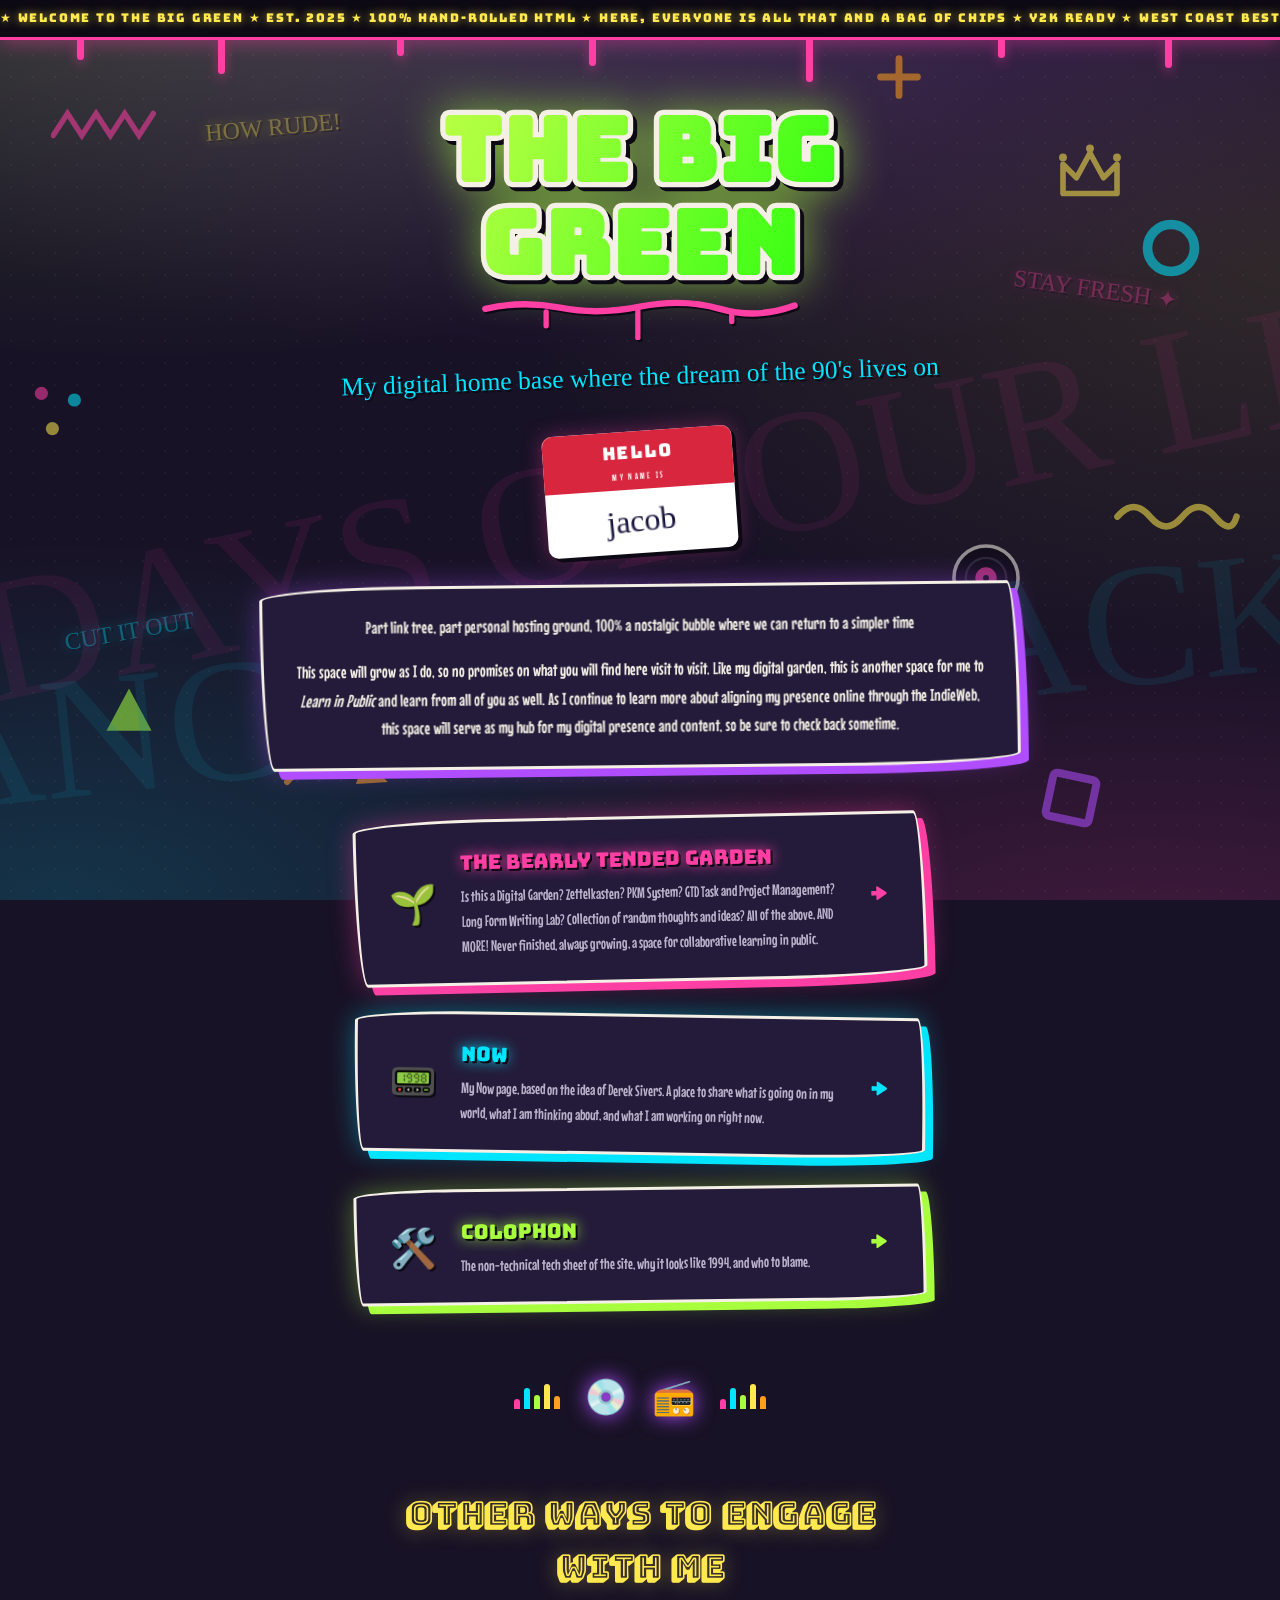
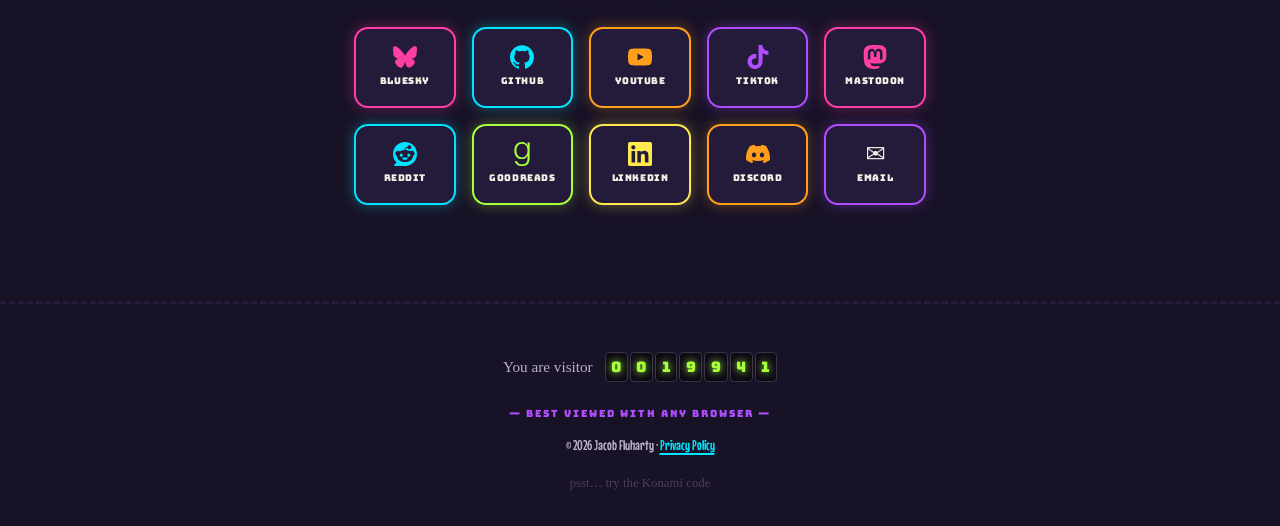
<file: index.html>
<!DOCTYPE html>
<html lang="en">

<head>
    <meta charset="UTF-8">
    <meta name="viewport" content="width=device-width, initial-scale=1.0">
    <!-- Google tag (gtag.js) -->
    <script async src="https://www.googletagmanager.com/gtag/js?id=G-B2JZDMJE9T"></script>
    <script>
        window.dataLayer = window.dataLayer || [];
        function gtag() { dataLayer.push(arguments); }
        gtag('js', new Date());
        gtag('config', 'G-B2JZDMJE9T');
    </script>
    <title>Jacob Fluharty</title>
    <meta name="description"
        content="Jacob Fluharty's corner of the web. Links, the digital garden, what's happening now, and assorted 90s nostalgia. No frameworks, no hurry.">
    <link rel="canonical" href="https://fluharty.link/">

    <!-- Open Graph -->
    <meta property="og:title" content="Jacob Fluharty">
    <meta property="og:description"
        content="Jacob's corner of the web. Links, the digital garden, and assorted 90s nostalgia.">
    <meta property="og:url" content="https://fluharty.link/">
    <meta property="og:type" content="website">
    <meta property="og:image" content="https://fluharty.link/social-preview.jpg">
    <meta property="og:image:width" content="1200">
    <meta property="og:image:height" content="630">
    <meta property="og:image:alt" content="Jacob Fluharty standing in front of a graffiti wall with a boombox">
    <meta name="twitter:card" content="summary_large_image">

    <link rel="icon" type="image/svg+xml" href="/favicon.svg">
    <link rel="preconnect" href="https://fonts.googleapis.com">
    <link rel="preconnect" href="https://fonts.gstatic.com" crossorigin>
    <link rel="stylesheet"
        href="https://fonts.googleapis.com/css2?family=Bungee&family=Bungee+Shade&family=Mouse+Memoirs&family=Permanent+Marker&display=swap">
    <link rel="stylesheet" href="/css/style.css">

    <script type="application/ld+json">
    {
        "@context": "https://schema.org",
        "@type": "Person",
        "name": "Jacob Fluharty",
        "url": "https://fluharty.link",
        "email": "jacob@fluharty.link",
        "sameAs": [
            "https://garden.fluharty.link",
            "https://www.instagram.com/bearlyinahurry",
            "https://bsky.app/profile/fluharty.link",
            "https://github.com/JMichaelFlu",
            "https://www.youtube.com/@bearlyontopic",
            "https://tiktok.com/@jmichaelflu",
            "https://mastodon.social/@JMFlu",
            "https://www.reddit.com/user/RazorCub/",
            "https://www.goodreads.com/user/show/35824283-jacob-fluharty",
            "https://www.linkedin.com/in/fluhartyjm"
        ]
    }
    </script>
</head>

<body class="h-card">
    <a class="skip-link" href="#main-content">Skip to content</a>

    <!-- scrolling ticker -->
    <div class="ticker" aria-hidden="true">
        <div class="ticker-track">
            <span>★ WELCOME TO THE BIG GREEN ★ EST. 2025 ★ 100% HAND-ROLLED HTML ★ HERE, EVERYONE IS ALL THAT AND A BAG OF CHIPS ★ Y2K READY ★ WEST COAST BEST COAST ★ NO SCRUBS ALLOWED ★ ACT-UP, FIGHT AIDS ★ THE CHILDREN ARE OUR FUTURE ★</span>
            <span>★ WELCOME TO THE BIG GREEN ★ EST. 2025 ★ 100% HAND-ROLLED HTML ★ HERE, EVERYONE IS ALL THAT AND A BAG OF CHIPS ★ Y2K READY ★ WEST COAST BEST COAST ★ NO SCRUBS ALLOWED ★ ACT-UP, FIGHT AIDS ★ THE CHILDREN ARE OUR FUTURE ★</span>
        </div>
    </div>
    <div class="drips" aria-hidden="true"><i></i><i></i><i></i><i></i><i></i><i></i><i></i></div>

    <!-- floating memphis shapes -->
    <div class="memphis" aria-hidden="true">
        <svg class="shape s1" viewBox="0 0 100 30" fill="none"><path d="M2 25 L15 5 L28 25 L41 5 L54 25 L67 5 L80 25 L93 5" stroke="var(--pink)" stroke-width="5" stroke-linecap="round"/></svg>
        <svg class="shape s2" viewBox="0 0 60 60"><circle cx="30" cy="30" r="22" fill="none" stroke="var(--cyan)" stroke-width="9"/></svg>
        <svg class="shape s3" viewBox="0 0 60 60"><polygon points="30,5 55,52 5,52" fill="var(--lime)"/></svg>
        <svg class="shape s4" viewBox="0 0 120 40" fill="none"><path d="M5 20 Q20 2 35 20 T65 20 T95 20 T115 20" stroke="var(--yellow)" stroke-width="6" stroke-linecap="round"/></svg>
        <svg class="shape s5" viewBox="0 0 60 60"><rect x="8" y="8" width="44" height="44" rx="4" fill="none" stroke="var(--purple)" stroke-width="8" transform="rotate(12 30 30)"/></svg>
        <svg class="shape s6" viewBox="0 0 60 60"><path d="M30 6 v48 M6 30 h48" stroke="var(--orange)" stroke-width="9" stroke-linecap="round"/></svg>
        <svg class="shape s7" viewBox="0 0 60 60"><circle cx="14" cy="14" r="6" fill="var(--pink)"/><circle cx="44" cy="20" r="6" fill="var(--cyan)"/><circle cx="24" cy="46" r="6" fill="var(--yellow)"/></svg>
        <svg class="shape s8" viewBox="0 0 100 30" fill="none"><path d="M2 25 L15 5 L28 25 L41 5 L54 25 L67 5 L80 25 L93 5" stroke="var(--cyan)" stroke-width="5" stroke-linecap="round"/></svg>
        <!-- graffiti gear: crown, wildstyle arrow, vinyl -->
        <svg class="shape s9" viewBox="0 0 64 52" fill="none"><path d="M8 44 L8 18 L20 30 L32 8 L44 30 L56 18 L56 44 Z" stroke="var(--yellow)" stroke-width="5" stroke-linejoin="round"/><circle cx="8" cy="12" r="3.5" fill="var(--yellow)"/><circle cx="32" cy="4" r="3.5" fill="var(--yellow)"/><circle cx="56" cy="12" r="3.5" fill="var(--yellow)"/></svg>
        <svg class="shape s10" viewBox="0 0 110 50" fill="none"><path d="M5 40 Q35 5 70 24 L88 33" stroke="var(--orange)" stroke-width="6" stroke-linecap="round"/><polygon points="82,18 106,40 74,42" fill="var(--orange)"/></svg>
        <svg class="shape s11" viewBox="0 0 64 64"><circle cx="32" cy="32" r="27" fill="var(--ink)" stroke="var(--paper)" stroke-width="3"/><circle cx="32" cy="32" r="17" fill="none" stroke="#3a3348" stroke-width="2"/><circle cx="32" cy="32" r="9" fill="var(--pink)"/><circle cx="32" cy="32" r="2.5" fill="var(--ink)"/></svg>
        <svg class="shape s12" viewBox="0 0 100 100"><path d="M50 8 C68 10 82 20 88 38 C94 56 86 74 70 84 C54 94 34 92 20 80 C6 68 4 46 14 30 C24 14 32 6 50 8 Z" fill="var(--purple)"/><circle cx="90" cy="22" r="5" fill="var(--purple)"/><circle cx="12" cy="88" r="4" fill="var(--purple)"/></svg>
        <span class="tag-scrawl t1">STAY FRESH ✦</span>
        <span class="tag-scrawl t2">CUT IT OUT</span>
        <span class="tag-scrawl t3">HOW RUDE!</span>
        <span class="wall-tag w1">DAYS OF OUR LIVES</span>
        <span class="wall-tag w2">SWING DANCING IS BACK</span>
    </div>

    <header class="hero">
        <h1 class="wordmark" id="wordmark" data-text="THE BIG&#10;GREEN"><span
                class="wordmark-fill">The Big <br>Green</span></h1>
        <svg class="spray-underline" viewBox="0 0 300 42" aria-hidden="true">
            <path d="M5 12 Q40 4 75 11 T150 10 T225 12 T295 9" stroke="var(--pink)" stroke-width="6" fill="none"
                stroke-linecap="round" />
            <path d="M62 15 v13" stroke="var(--pink)" stroke-width="5" stroke-linecap="round" />
            <path d="M148 14 v22" stroke="var(--pink)" stroke-width="5" stroke-linecap="round" />
            <path d="M236 15 v9" stroke="var(--pink)" stroke-width="5" stroke-linecap="round" />
            <circle cx="148" cy="39" r="2.6" fill="var(--pink)" />
        </svg>
        <p class="tagline">My digital home base where the dream of the 90's lives on</p>
        <div class="slap" aria-hidden="true">
            <span class="slap-header">HELLO</span>
            <span class="slap-sub">my name is</span>
            <span class="slap-name">jacob</span>
        </div>
    </header>

    <main id="main-content">
        <section class="intro" aria-label="Introduction">
            <p>Part link tree, part personal hosting ground, 100% a nostalgic bubble where we can return to a simpler time</p>
            <p>
                This space will grow as I do, so no promises on what you will find here visit to visit. Like my digital garden, this is another space for me to <i>Learn in Public</i> and learn from all of you as well. As I continue to learn more about aligning my presence online through the IndieWeb, this space will serve as my hub for my digital presence and content, so be sure to check back sometime.
            </p>
        </section>

        <nav class="link-wall" aria-label="Main links">
            <a class="link-card" href="https://garden.fluharty.link">
                <span class="card-emoji" aria-hidden="true">🌱</span>
                <span class="card-body">
                    <span class="card-title">The Bearly Tended Garden</span>
                    <span class="card-desc">Is this a Digital Garden? Zettelkasten? PKM System? GTD Task and Project Management? Long Form Writing Lab? Collection of random thoughts and ideas? All of the above, AND MORE! Never finished, always growing, a space for collaborative learning in public.</span>
                </span>
                <span class="card-arrow" aria-hidden="true">→</span>
            </a>
            <a class="link-card" href="/now">
                <span class="card-emoji" aria-hidden="true">📟</span>
                <span class="card-body">
                    <span class="card-title">Now</span>
                    <span class="card-desc">My Now page, based on the idea of Derek Sivers. A place to share what is going on in my world, what I am thinking about, and what I am working on right now.
                    </span>
                </span>
                <span class="card-arrow" aria-hidden="true">→</span>
            </a>
            <a class="link-card" href="/colophon">
                <span class="card-emoji" aria-hidden="true">🛠️</span>
                <span class="card-body">
                    <span class="card-title">Colophon</span>
                    <span class="card-desc">The non-technical tech sheet of the site, why it looks like 1994, and who to blame.</span>
                </span>
                <span class="card-arrow" aria-hidden="true">→</span>
            </a>
        </nav>

        <div class="divider" aria-hidden="true">
            <span class="eq"><i></i><i></i><i></i><i></i><i></i></span>
            <span class="boombox">💿</span>
            <span class="boombox">📻</span>
            <span class="eq"><i></i><i></i><i></i><i></i><i></i></span>
        </div>

        <section class="socials" aria-label="Social links">
            <h2 class="section-title">OTHER WAYS TO ENGAGE WITH ME</h2>
            <ul class="social-grid">
                <li><a class="social-chip u-url" style="--chip: var(--pink)" href="https://bsky.app/profile/fluharty.link" rel="me"><svg class="si" viewBox="0 0 24 24" aria-hidden="true" focusable="false"><path d="M12 10.8c-1.087-2.114-4.046-6.053-6.798-7.995C2.566.944 1.561 1.266.902 1.565.139 1.908 0 3.08 0 3.768c0 .69.378 5.65.624 6.479.815 2.736 3.713 3.66 6.383 3.364.136-.02.275-.039.415-.056-.138.022-.276.04-.415.056-3.912.58-7.387 2.005-2.83 7.078 5.013 5.19 6.87-1.113 7.823-4.308.953 3.195 2.05 9.271 7.733 4.308 4.267-4.308 1.172-6.498-2.74-7.078a8.741 8.741 0 0 1-.415-.056c.14.017.279.036.415.056 2.67.297 5.568-.628 6.383-3.364.246-.828.624-5.79.624-6.478 0-.69-.139-1.861-.902-2.206-.659-.298-1.664-.62-4.3 1.24C16.046 4.748 13.087 8.687 12 10.8Z"/></svg><span>Bluesky</span></a></li>
                <li><a class="social-chip u-url" style="--chip: var(--cyan)" href="https://github.com/JMichaelFlu" rel="me"><svg class="si" viewBox="0 0 24 24" aria-hidden="true" focusable="false"><path d="M12 .297c-6.63 0-12 5.373-12 12 0 5.303 3.438 9.8 8.205 11.385.6.113.82-.258.82-.577 0-.285-.01-1.04-.015-2.04-3.338.724-4.042-1.61-4.042-1.61C4.422 18.07 3.633 17.7 3.633 17.7c-1.087-.744.084-.729.084-.729 1.205.084 1.838 1.236 1.838 1.236 1.07 1.835 2.809 1.305 3.495.998.108-.776.417-1.305.76-1.605-2.665-.3-5.466-1.332-5.466-5.93 0-1.31.465-2.38 1.235-3.22-.135-.303-.54-1.523.105-3.176 0 0 1.005-.322 3.3 1.23.96-.267 1.98-.399 3-.405 1.02.006 2.04.138 3 .405 2.28-1.552 3.285-1.23 3.285-1.23.645 1.653.24 2.873.12 3.176.765.84 1.23 1.91 1.23 3.22 0 4.61-2.805 5.625-5.475 5.92.42.36.81 1.096.81 2.22 0 1.606-.015 2.896-.015 3.286 0 .315.21.69.825.57C20.565 22.092 24 17.592 24 12.297c0-6.627-5.373-12-12-12"/></svg><span>GitHub</span></a></li>
                <li><a class="social-chip u-url" style="--chip: var(--orange)" href="https://www.youtube.com/@bearlyontopic" rel="me"><svg class="si" viewBox="0 0 24 24" aria-hidden="true" focusable="false"><path d="M23.498 6.186a3.016 3.016 0 0 0-2.122-2.136C19.505 3.545 12 3.545 12 3.545s-7.505 0-9.377.505A3.017 3.017 0 0 0 .502 6.186C0 8.07 0 12 0 12s0 3.93.502 5.814a3.016 3.016 0 0 0 2.122 2.136c1.871.505 9.376.505 9.376.505s7.505 0 9.377-.505a3.015 3.015 0 0 0 2.122-2.136C24 15.93 24 12 24 12s0-3.93-.502-5.814zM9.545 15.568V8.432L15.818 12l-6.273 3.568z"/></svg><span>YouTube</span></a></li>
                <li><a class="social-chip u-url" style="--chip: var(--purple)" href="https://tiktok.com/@jmichaelflu" rel="me"><svg class="si" viewBox="0 0 24 24" aria-hidden="true" focusable="false"><path d="M12.525.02c1.31-.02 2.61-.01 3.91-.02.08 1.53.63 3.09 1.75 4.17 1.12 1.11 2.7 1.62 4.24 1.79v4.03c-1.44-.05-2.89-.35-4.2-.97-.57-.26-1.1-.59-1.62-.93-.01 2.92.01 5.84-.02 8.75-.08 1.4-.54 2.79-1.35 3.94-1.31 1.92-3.58 3.17-5.91 3.21-1.43.08-2.86-.31-4.08-1.03-2.02-1.19-3.44-3.37-3.65-5.71-.02-.5-.03-1-.01-1.49.18-1.9 1.12-3.72 2.58-4.96 1.66-1.44 3.98-2.13 6.15-1.72.02 1.48-.04 2.96-.04 4.44-.99-.32-2.15-.23-3.02.37-.63.41-1.11 1.04-1.36 1.75-.21.51-.15 1.07-.14 1.61.24 1.64 1.82 3.02 3.5 2.87 1.12-.01 2.19-.66 2.77-1.61.19-.33.4-.67.41-1.06.1-1.79.06-3.57.07-5.36.01-4.03-.01-8.05.02-12.07z"/></svg><span>TikTok</span></a></li>
                <li><a class="social-chip u-url" style="--chip: var(--pink)" href="https://mastodon.social/@JMFlu" rel="me"><svg class="si" viewBox="0 0 24 24" aria-hidden="true" focusable="false"><path d="M23.268 5.313c-.35-2.578-2.617-4.61-5.304-5.004C17.51.242 15.792 0 11.813 0h-.03c-3.98 0-4.835.242-5.288.309C3.882.692 1.496 2.518.917 5.127.64 6.412.61 7.837.661 9.143c.074 1.874.088 3.745.26 5.611.118 1.24.325 2.47.62 3.68.55 2.237 2.777 4.098 4.96 4.857 2.336.792 4.849.923 7.256.38.265-.061.527-.132.786-.213.585-.184 1.27-.39 1.774-.753a.057.057 0 0 0 .023-.043v-1.809a.052.052 0 0 0-.02-.041.053.053 0 0 0-.046-.01 20.282 20.282 0 0 1-4.709.545c-2.73 0-3.463-1.284-3.674-1.818a5.593 5.593 0 0 1-.319-1.433.053.053 0 0 1 .066-.054c1.517.363 3.072.546 4.632.546.376 0 .75 0 1.125-.01 1.57-.044 3.224-.124 4.768-.422.038-.008.077-.015.11-.024 2.435-.464 4.753-1.92 4.989-5.604.008-.145.03-1.52.03-1.67.002-.512.167-3.63-.024-5.545zm-3.748 9.195h-2.561V8.29c0-1.309-.55-1.976-1.67-1.976-1.23 0-1.846.79-1.846 2.35v3.403h-2.546V8.663c0-1.56-.617-2.35-1.848-2.35-1.112 0-1.668.668-1.67 1.977v6.218H4.822V8.102c0-1.31.337-2.35 1.011-3.12.696-.77 1.608-1.164 2.74-1.164 1.311 0 2.302.5 2.962 1.498l.638 1.06.638-1.06c.66-.999 1.65-1.498 2.96-1.498 1.13 0 2.043.395 2.74 1.164.675.77 1.012 1.81 1.012 3.12z"/></svg><span>Mastodon</span></a></li>
                <li><a class="social-chip u-url" style="--chip: var(--cyan)" href="https://www.reddit.com/user/RazorCub/" rel="me"><svg class="si" viewBox="0 0 24 24" aria-hidden="true" focusable="false"><path d="M12 0C5.373 0 0 5.373 0 12c0 3.314 1.343 6.314 3.515 8.485l-2.286 2.286C.775 23.225 1.097 24 1.738 24H12c6.627 0 12-5.373 12-12S18.627 0 12 0Zm4.388 3.199c1.104 0 1.999.895 1.999 1.999 0 1.105-.895 2-1.999 2-.946 0-1.739-.657-1.947-1.539v.002c-1.147.162-2.032 1.15-2.032 2.341v.007c1.776.067 3.4.567 4.686 1.363.473-.363 1.064-.58 1.707-.58 1.547 0 2.802 1.254 2.802 2.802 0 1.117-.655 2.081-1.601 2.531-.088 3.256-3.637 5.876-7.997 5.876-4.361 0-7.905-2.617-7.998-5.87-.954-.447-1.614-1.415-1.614-2.538 0-1.548 1.255-2.802 2.803-2.802.645 0 1.239.218 1.712.585 1.275-.79 2.881-1.291 4.64-1.365v-.01c0-1.663 1.263-3.034 2.88-3.207.188-.911.993-1.595 1.959-1.595Zm-8.085 8.376c-.784 0-1.459.78-1.506 1.797-.047 1.016.64 1.429 1.426 1.429.786 0 1.371-.369 1.418-1.385.047-1.017-.553-1.841-1.338-1.841Zm7.406 0c-.786 0-1.385.824-1.338 1.841.047 1.017.634 1.385 1.418 1.385.785 0 1.473-.413 1.426-1.429-.046-1.017-.721-1.797-1.506-1.797Zm-3.703 4.013c-.974 0-1.907.048-2.77.135-.147.015-.241.168-.183.305.483 1.154 1.622 1.964 2.953 1.964 1.33 0 2.47-.81 2.953-1.964.057-.137-.037-.29-.184-.305-.863-.087-1.795-.135-2.769-.135Z"/></svg><span>Reddit</span></a></li>
                <li><a class="social-chip u-url" style="--chip: var(--lime)" href="https://www.goodreads.com/user/show/35824283-jacob-fluharty" rel="me"><svg class="si" viewBox="0 0 24 24" aria-hidden="true" focusable="false"><path d="M11.43 23.995c-3.608-.208-6.274-2.077-6.448-5.078.695.007 1.375-.013 2.07-.006.224 1.342 1.065 2.43 2.683 3.026 1.583.496 3.737.46 5.082-.174 1.351-.636 2.145-1.822 2.503-3.577.212-1.042.236-1.734.231-2.92l-.005-1.631h-.059c-1.245 2.564-3.315 3.53-5.59 3.475-5.74-.054-7.68-4.534-7.528-8.606.01-5.241 3.22-8.537 7.557-8.495 2.354-.14 4.605 1.362 5.554 3.37l.059.002.002-2.918 2.099.004-.002 15.717c-.193 7.04-4.376 7.89-8.209 7.811zm6.1-15.633c-.096-3.26-1.601-6.62-5.503-6.645-3.954-.017-5.625 3.592-5.604 6.85-.013 3.439 1.643 6.305 4.703 6.762 4.532.591 6.551-3.411 6.404-6.967z"/></svg><span>Goodreads</span></a></li>
                <li><a class="social-chip u-url" style="--chip: var(--yellow)" href="https://www.linkedin.com/in/fluhartyjm" rel="me"><svg class="si" viewBox="0 0 24 24" aria-hidden="true" focusable="false"><path d="M20.447 20.452h-3.554v-5.569c0-1.328-.027-3.037-1.852-3.037-1.853 0-2.136 1.445-2.136 2.939v5.667H9.351V9h3.414v1.561h.046c.477-.9 1.637-1.85 3.37-1.85 3.601 0 4.267 2.37 4.267 5.455v6.286zM5.337 7.433c-1.144 0-2.063-.926-2.063-2.065 0-1.138.92-2.063 2.063-2.063 1.14 0 2.064.925 2.064 2.063 0 1.139-.925 2.065-2.064 2.065zm1.782 13.019H3.555V9h3.564v11.452zM22.225 0H1.771C.792 0 0 .774 0 1.729v20.542C0 23.227.792 24 1.771 24h20.451C23.2 24 24 23.227 24 22.271V1.729C24 .774 23.2 0 22.222 0h.003z"/></svg><span>LinkedIn</span></a></li>
                <li><a class="social-chip" style="--chip: var(--orange)" href="https://discord.gg/zXwhyJqx9W"><svg class="si" viewBox="0 0 24 24" aria-hidden="true" focusable="false"><path d="M20.317 4.3698a19.7913 19.7913 0 00-4.8851-1.5152.0741.0741 0 00-.0785.0371c-.211.3753-.4447.8648-.6083 1.2495-1.8447-.2762-3.68-.2762-5.4868 0-.1636-.3933-.4058-.8742-.6177-1.2495a.077.077 0 00-.0785-.037 19.7363 19.7363 0 00-4.8852 1.515.0699.0699 0 00-.0321.0277C.5334 9.0458-.319 13.5799.0992 18.0578a.0824.0824 0 00.0312.0561c2.0528 1.5076 4.0413 2.4228 5.9929 3.0294a.0777.0777 0 00.0842-.0276c.4616-.6304.8731-1.2952 1.226-1.9942a.076.076 0 00-.0416-.1057c-.6528-.2476-1.2743-.5495-1.8722-.8923a.077.077 0 01-.0076-.1277c.1258-.0943.2517-.1923.3718-.2914a.0743.0743 0 01.0776-.0105c3.9278 1.7933 8.18 1.7933 12.0614 0a.0739.0739 0 01.0785.0095c.1202.099.246.1981.3728.2924a.077.077 0 01-.0066.1276 12.2986 12.2986 0 01-1.873.8914.0766.0766 0 00-.0407.1067c.3604.698.7719 1.3628 1.225 1.9932a.076.076 0 00.0842.0286c1.961-.6067 3.9495-1.5219 6.0023-3.0294a.077.077 0 00.0313-.0552c.5004-5.177-.8382-9.6739-3.5485-13.6604a.061.061 0 00-.0312-.0286zM8.02 15.3312c-1.1825 0-2.1569-1.0857-2.1569-2.419 0-1.3332.9555-2.4189 2.157-2.4189 1.2108 0 2.1757 1.0952 2.1568 2.419 0 1.3332-.9555 2.4189-2.1569 2.4189zm7.9748 0c-1.1825 0-2.1569-1.0857-2.1569-2.419 0-1.3332.9554-2.4189 2.1569-2.4189 1.2108 0 2.1757 1.0952 2.1568 2.419 0 1.3332-.946 2.4189-2.1568 2.4189Z"/></svg><span>Discord</span></a></li>
                <li><a class="social-chip u-email" style="--chip: var(--purple)" href="mailto:jacob@fluharty.link" rel="me"><span class="chip-emoji" aria-hidden="true">✉️</span><span>Email</span></a></li>
            </ul>
        </section>
    </main>

    <footer class="footer">
        <div class="hit-counter" title="Totally legit hit counter">
            <span class="counter-label">You are visitor</span>
            <span class="counter-digits" id="hit-counter" role="img" aria-label="visitor counter"></span>
        </div>
        <p class="footer-badge">— BEST VIEWED WITH ANY BROWSER —</p>
        <p class="footer-note">© <span id="year">2026</span> <span class="p-name">Jacob Fluharty</span><data class="u-url u-uid" value="https://fluharty.link/"></data> · <a href="/privacy">Privacy Policy</a>
        </p>
        <p class="footer-hint">psst… try the Konami code</p>
    </footer>

    <script src="/js/main.js"></script>
</body>

</html>
</file>
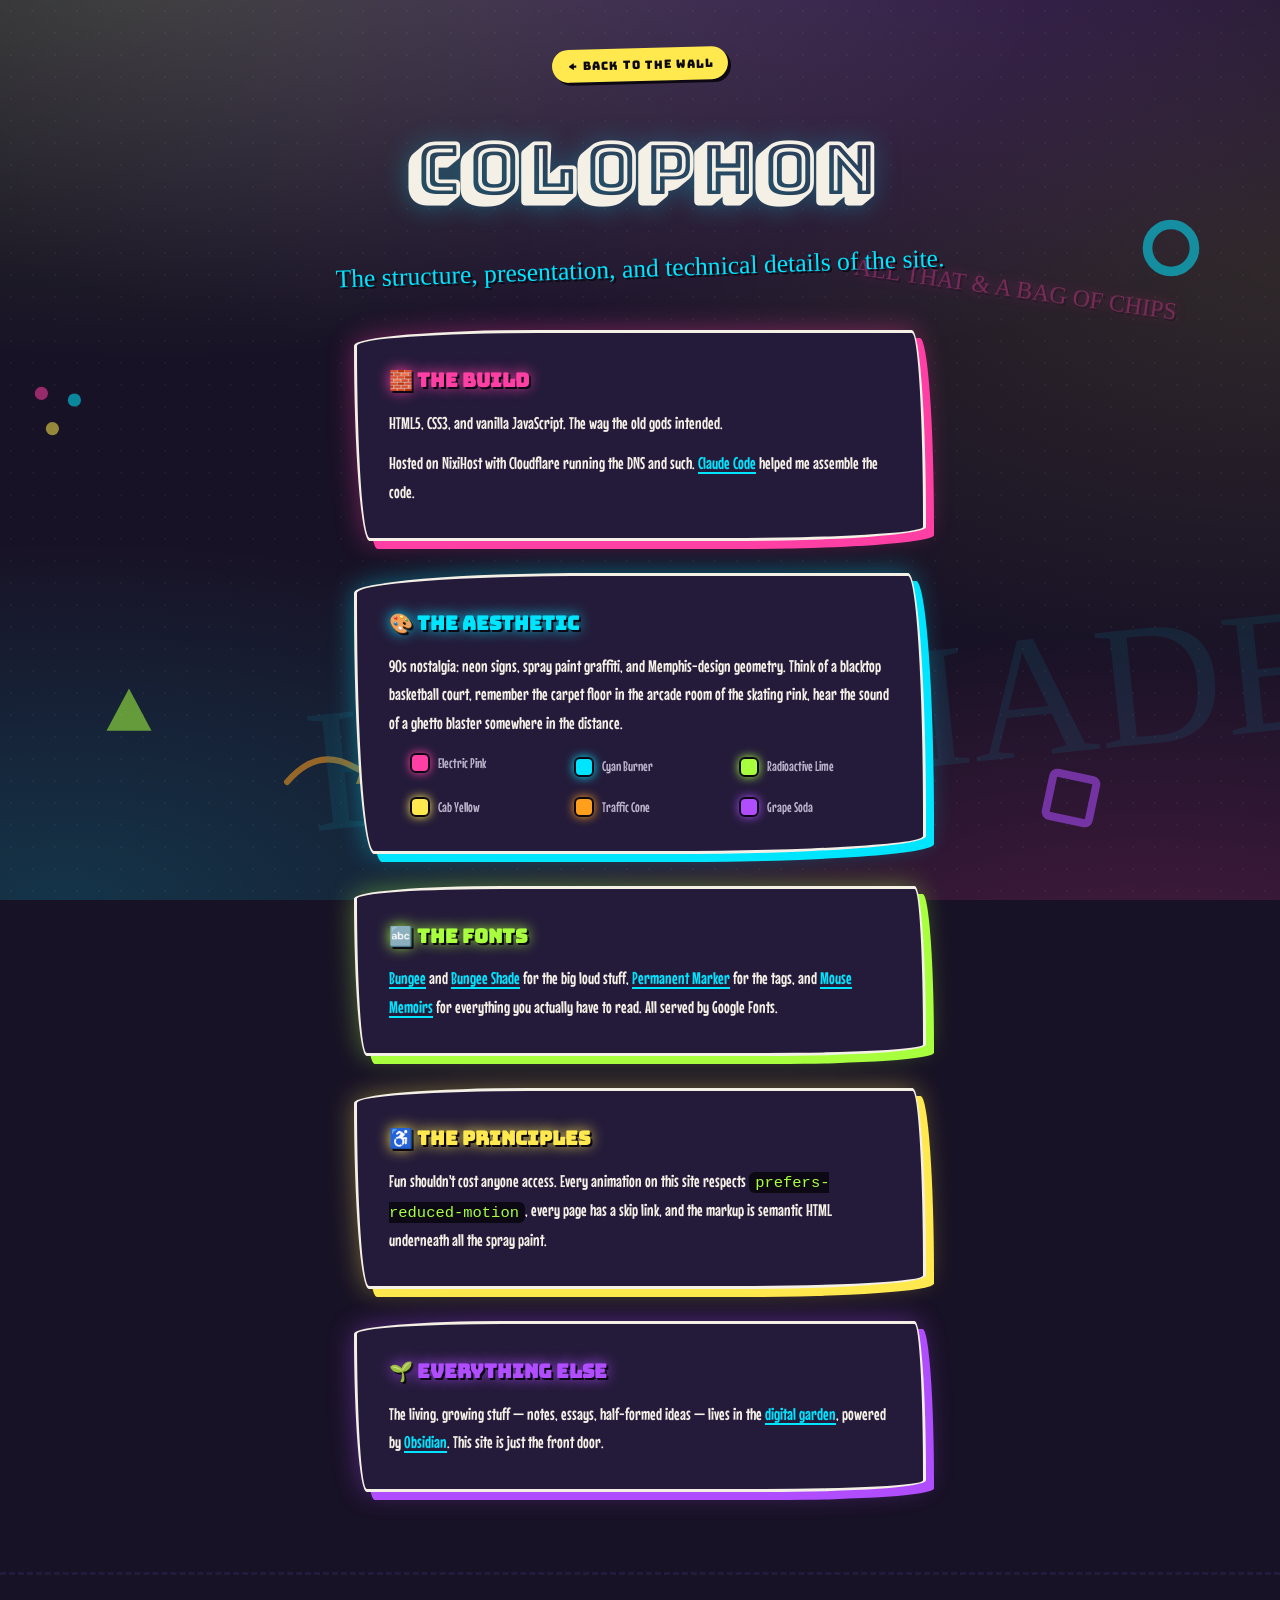
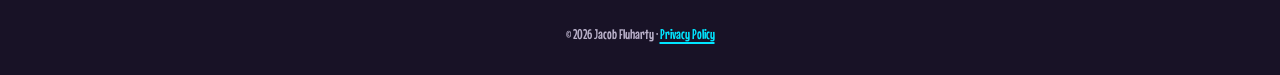
<file: colophon.html>
<!DOCTYPE html>
<html lang="en">

<head>
    <meta charset="UTF-8">
    <meta name="viewport" content="width=device-width, initial-scale=1.0">
    <!-- Google tag (gtag.js) -->
    <script async src="https://www.googletagmanager.com/gtag/js?id=G-B2JZDMJE9T"></script>
    <script>
        window.dataLayer = window.dataLayer || [];
        function gtag() { dataLayer.push(arguments); }
        gtag('js', new Date());
        gtag('config', 'G-B2JZDMJE9T');
    </script>
    <title>Colophon — Jacob Fluharty</title>
    <meta name="description"
        content="How fluharty.link is built: hand-written HTML, CSS, and vanilla JavaScript with a 90s street-art aesthetic. No frameworks, no build step.">
    <link rel="canonical" href="https://fluharty.link/colophon">

    <!-- Open Graph -->
    <meta property="og:title" content="Colophon — Jacob Fluharty">
    <meta property="og:description" content="How this site was made, why it looks like 1994, and who to blame.">
    <meta property="og:url" content="https://fluharty.link/colophon">
    <meta property="og:type" content="website">
    <meta property="og:image" content="https://fluharty.link/social-preview.jpg">
    <meta property="og:image:width" content="1200">
    <meta property="og:image:height" content="630">
    <meta property="og:image:alt" content="Jacob Fluharty standing in front of a graffiti wall with a boombox">
    <meta name="twitter:card" content="summary_large_image">

    <link rel="icon" type="image/svg+xml" href="/favicon.svg">
    <link rel="preconnect" href="https://fonts.googleapis.com">
    <link rel="preconnect" href="https://fonts.gstatic.com" crossorigin>
    <link rel="stylesheet"
        href="https://fonts.googleapis.com/css2?family=Bungee&family=Bungee+Shade&family=Mouse+Memoirs&family=Permanent+Marker&display=swap">
    <link rel="stylesheet" href="/css/style.css">
</head>

<body>
    <a class="skip-link" href="#main-content">Skip to content</a>

    <!-- floating memphis shapes -->
    <div class="memphis" aria-hidden="true">
        <svg class="shape s2" viewBox="0 0 60 60"><circle cx="30" cy="30" r="22" fill="none" stroke="var(--cyan)" stroke-width="9"/></svg>
        <svg class="shape s3" viewBox="0 0 60 60"><polygon points="30,5 55,52 5,52" fill="var(--lime)"/></svg>
        <svg class="shape s5" viewBox="0 0 60 60"><rect x="8" y="8" width="44" height="44" rx="4" fill="none" stroke="var(--purple)" stroke-width="8" transform="rotate(12 30 30)"/></svg>
        <svg class="shape s7" viewBox="0 0 60 60"><circle cx="14" cy="14" r="6" fill="var(--pink)"/><circle cx="44" cy="20" r="6" fill="var(--cyan)"/><circle cx="24" cy="46" r="6" fill="var(--yellow)"/></svg>
        <svg class="shape s8" viewBox="0 0 100 30" fill="none"><path d="M2 25 L15 5 L28 25 L41 5 L54 25 L67 5 L80 25 L93 5" stroke="var(--cyan)" stroke-width="5" stroke-linecap="round"/></svg>
        <svg class="shape s10" viewBox="0 0 110 50" fill="none"><path d="M5 40 Q35 5 70 24 L88 33" stroke="var(--orange)" stroke-width="6" stroke-linecap="round"/><polygon points="82,18 106,40 74,42" fill="var(--orange)"/></svg>
        <span class="tag-scrawl t1">ALL THAT & A BAG OF CHIPS</span>
        <span class="wall-tag w2">HANDMADE</span>
    </div>

    <header class="page-header">
        <a class="back-link" href="/">← back to the wall</a>
        <h1 class="page-title">COLOPHON</h1>
        <p class="tagline">The structure, presentation, and technical details of the site.</p>
    </header>

    <main id="main-content" class="page-main">
        <section class="content-card" style="--accent: var(--pink)">
            <h2><span aria-hidden="true">🧱</span> The Build</h2>
            <p>HTML5, CSS3, and vanilla JavaScript. The way the old gods intended.</p>
            <p>Hosted on NixiHost with Cloudflare running the DNS and such. <a href="https://claude.com/claude-code">Claude Code</a> helped me assemble the code.</p>
        </section>

        <section class="content-card" style="--accent: var(--cyan)">
            <h2><span aria-hidden="true">🎨</span> The Aesthetic</h2>
            <p>90s nostalgia: neon signs, spray paint graffiti, and Memphis-design geometry. Think of a
                blacktop basketball court, remember the carpet floor in the arcade room of the skating rink, hear the sound of a ghetto blaster somewhere in the distance.</p>
            <ul class="swatches" aria-label="Color palette">
                <li><span class="swatch" style="--sw: var(--pink)"></span> Electric Pink</li>
                <li><span class="swatch" style="--sw: var(--cyan)"></span> Cyan Burner</li>
                <li><span class="swatch" style="--sw: var(--lime)"></span> Radioactive Lime</li>
                <li><span class="swatch" style="--sw: var(--yellow)"></span> Cab Yellow</li>
                <li><span class="swatch" style="--sw: var(--orange)"></span> Traffic Cone</li>
                <li><span class="swatch" style="--sw: var(--purple)"></span> Grape Soda</li>
            </ul>
        </section>

        <section class="content-card" style="--accent: var(--lime)">
            <h2><span aria-hidden="true">🔤</span> The Fonts</h2>
            <p><a href="https://fonts.google.com/specimen/Bungee">Bungee</a> and
                <a href="https://fonts.google.com/specimen/Bungee+Shade">Bungee Shade</a> for the big loud stuff,
                <a href="https://fonts.google.com/specimen/Permanent+Marker">Permanent Marker</a> for the tags, and
                <a href="https://fonts.google.com/specimen/Mouse+Memoirs">Mouse Memoirs</a> for everything you
                actually have to read. All served by Google Fonts.</p>
        </section>

        <section class="content-card" style="--accent: var(--yellow)">
            <h2><span aria-hidden="true">♿</span> The Principles</h2>
            <p>Fun shouldn't cost anyone access. Every animation on this site respects
                <code>prefers-reduced-motion</code>, every page has a skip link, and the markup is semantic HTML
                underneath all the spray paint.</p>
        </section>

        <section class="content-card" style="--accent: var(--purple)">
            <h2><span aria-hidden="true">🌱</span> Everything Else</h2>
            <p>The living, growing stuff — notes, essays, half-formed ideas — lives in the
                <a href="https://garden.fluharty.link">digital garden</a>, powered by
                <a href="https://obsidian.md">Obsidian</a>. This site is just the front door.</p>
        </section>
    </main>

    <footer class="footer">
        <p class="footer-note">© <span id="year">2026</span> Jacob Fluharty · <a href="/privacy">Privacy Policy</a>
        </p>
    </footer>

    <script src="/js/main.js"></script>
</body>

</html>
</file>
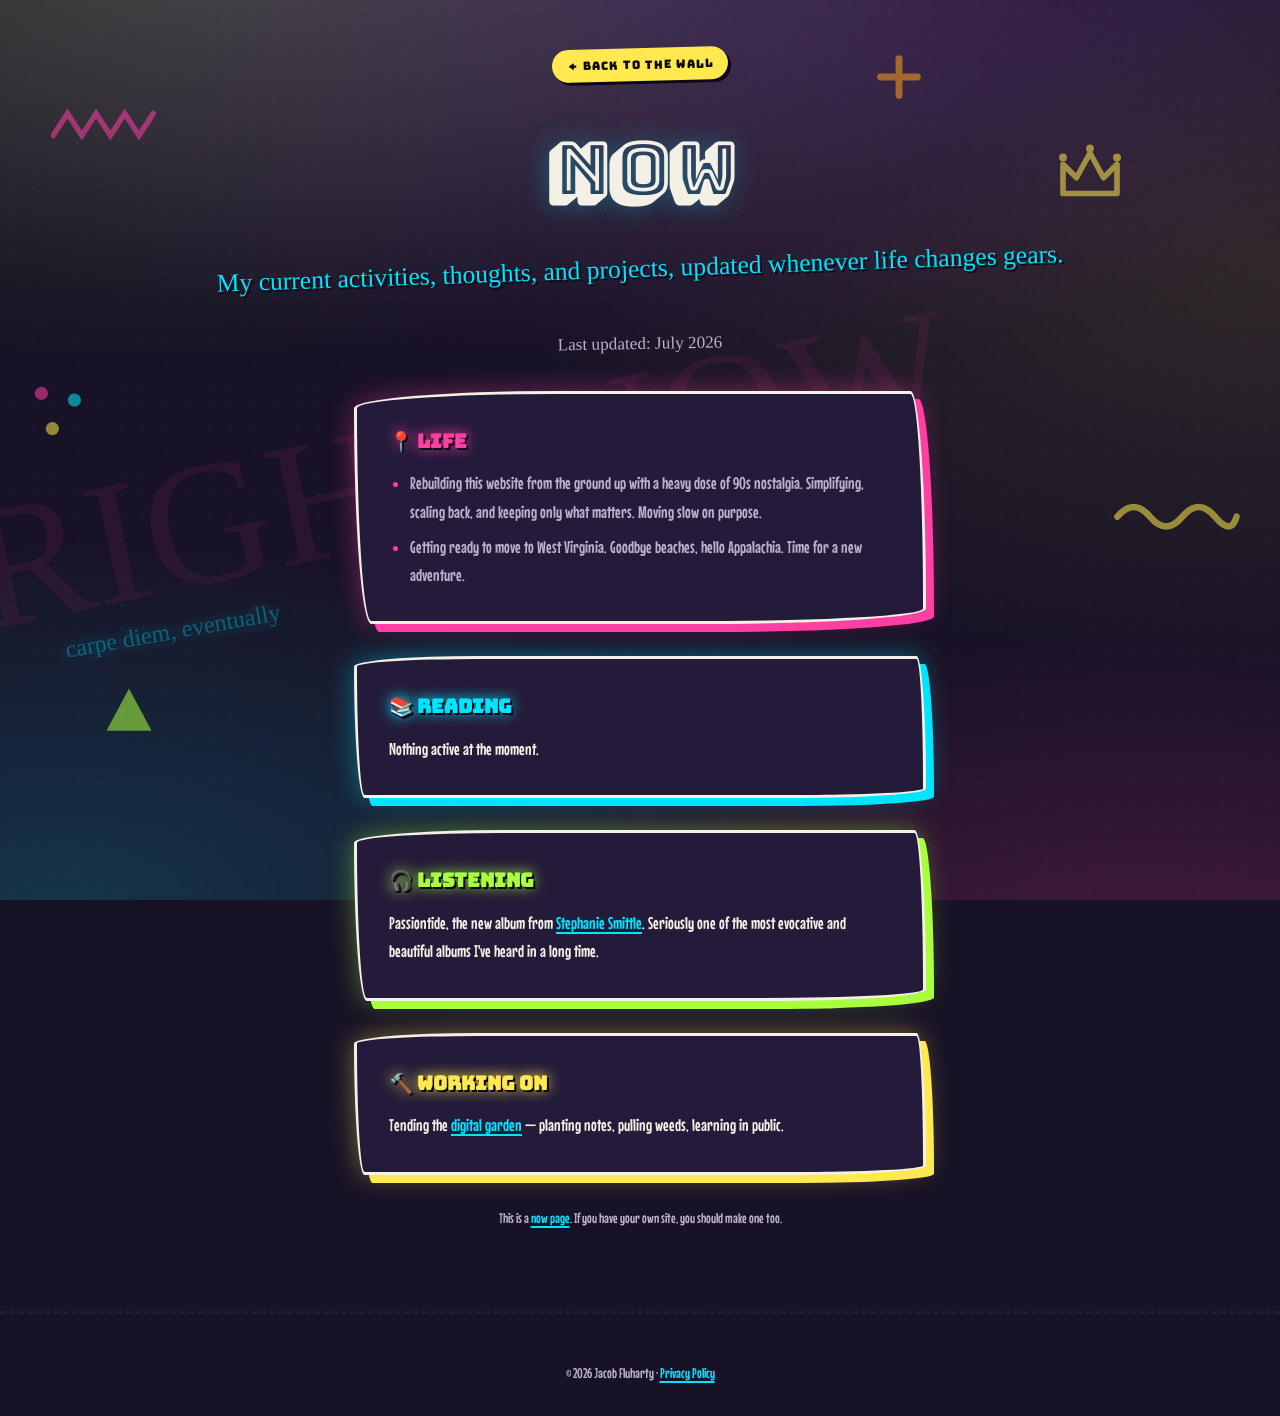
<file: now.html>
<!DOCTYPE html>
<html lang="en">

<head>
    <meta charset="UTF-8">
    <meta name="viewport" content="width=device-width, initial-scale=1.0">
    <!-- Google tag (gtag.js) -->
    <script async src="https://www.googletagmanager.com/gtag/js?id=G-B2JZDMJE9T"></script>
    <script>
        window.dataLayer = window.dataLayer || [];
        function gtag() { dataLayer.push(arguments); }
        gtag('js', new Date());
        gtag('config', 'G-B2JZDMJE9T');
    </script>
    <title>Now — Jacob Fluharty</title>
    <meta name="description"
        content="What Jacob Fluharty is doing, reading, and obsessing over right now. A now page, updated whenever life changes gears.">
    <link rel="canonical" href="https://fluharty.link/now">

    <!-- Open Graph -->
    <meta property="og:title" content="Now — Jacob Fluharty">
    <meta property="og:description" content="What Jacob is doing, reading, and obsessing over right now.">
    <meta property="og:url" content="https://fluharty.link/now">
    <meta property="og:type" content="website">
    <meta property="og:image" content="https://fluharty.link/social-preview.jpg">
    <meta property="og:image:width" content="1200">
    <meta property="og:image:height" content="630">
    <meta property="og:image:alt" content="Jacob Fluharty standing in front of a graffiti wall with a boombox">
    <meta name="twitter:card" content="summary_large_image">

    <link rel="icon" type="image/svg+xml" href="/favicon.svg">
    <link rel="preconnect" href="https://fonts.googleapis.com">
    <link rel="preconnect" href="https://fonts.gstatic.com" crossorigin>
    <link rel="stylesheet"
        href="https://fonts.googleapis.com/css2?family=Bungee&family=Bungee+Shade&family=Mouse+Memoirs&family=Permanent+Marker&display=swap">
    <link rel="stylesheet" href="/css/style.css">
</head>

<body>
    <a class="skip-link" href="#main-content">Skip to content</a>

    <!-- floating memphis shapes -->
    <div class="memphis" aria-hidden="true">
        <svg class="shape s1" viewBox="0 0 100 30" fill="none"><path d="M2 25 L15 5 L28 25 L41 5 L54 25 L67 5 L80 25 L93 5" stroke="var(--pink)" stroke-width="5" stroke-linecap="round"/></svg>
        <svg class="shape s3" viewBox="0 0 60 60"><polygon points="30,5 55,52 5,52" fill="var(--lime)"/></svg>
        <svg class="shape s4" viewBox="0 0 120 40" fill="none"><path d="M5 20 Q20 2 35 20 T65 20 T95 20 T115 20" stroke="var(--yellow)" stroke-width="6" stroke-linecap="round"/></svg>
        <svg class="shape s6" viewBox="0 0 60 60"><path d="M30 6 v48 M6 30 h48" stroke="var(--orange)" stroke-width="9" stroke-linecap="round"/></svg>
        <svg class="shape s7" viewBox="0 0 60 60"><circle cx="14" cy="14" r="6" fill="var(--pink)"/><circle cx="44" cy="20" r="6" fill="var(--cyan)"/><circle cx="24" cy="46" r="6" fill="var(--yellow)"/></svg>
        <svg class="shape s9" viewBox="0 0 64 52" fill="none"><path d="M8 44 L8 18 L20 30 L32 8 L44 30 L56 18 L56 44 Z" stroke="var(--yellow)" stroke-width="5" stroke-linejoin="round"/><circle cx="8" cy="12" r="3.5" fill="var(--yellow)"/><circle cx="32" cy="4" r="3.5" fill="var(--yellow)"/><circle cx="56" cy="12" r="3.5" fill="var(--yellow)"/></svg>
        <span class="tag-scrawl t2">carpe diem, eventually</span>
        <span class="wall-tag w1">RIGHT NOW</span>
    </div>

    <header class="page-header">
        <a class="back-link" href="/">← back to the wall</a>
        <h1 class="page-title">NOW</h1>
        <p class="tagline">My current activities, thoughts, and projects, updated whenever life changes gears.</p>
    </header>

    <main id="main-content" class="page-main">
        <p class="updated-stamp">Last updated: <time datetime="2026-07-22">July 2026</time></p>

        <section class="content-card" style="--accent: var(--pink)">
            <h2><span aria-hidden="true">📍</span> Life</h2>
            <ul>
                <li>Rebuilding this website from the ground up with a heavy dose of 90s nostalgia. Simplifying,
                    scaling back, and keeping only what matters. Moving slow on purpose.</li>
                <li>Getting ready to move to West Virginia. Goodbye beaches, hello Appalachia. Time for a new
                    adventure.</li>
            </ul>
        </section>

        <section class="content-card" style="--accent: var(--cyan)">
            <h2><span aria-hidden="true">📚</span> Reading</h2>
            <p>Nothing active at the moment.</p>
        </section>

        <section class="content-card" style="--accent: var(--lime)">
            <h2><span aria-hidden="true">🎧</span> Listening</h2>
            <p>Passiontide, the new album from <a href="https://www.stephaniesmittle.com">Stephanie Smittle</a>. Seriously one of the most evocative and beautiful albums I've heard in a long time.</p>
        </section>

        <section class="content-card" style="--accent: var(--yellow)">
            <h2><span aria-hidden="true">🔨</span> Working On</h2>
            <p>Tending the <a href="https://garden.fluharty.link">digital garden</a> — planting notes, pulling
                weeds, learning in public.</p>
        </section>

        <p class="page-footnote">This is a <a href="https://nownownow.com/about">now page</a>. If you have your own
            site, you should make one too.</p>
    </main>

    <footer class="footer">
        <p class="footer-note">© <span id="year">2026</span> Jacob Fluharty · <a href="/privacy">Privacy Policy</a></p>
    </footer>

    <script src="/js/main.js"></script>
</body>

</html>
</file>
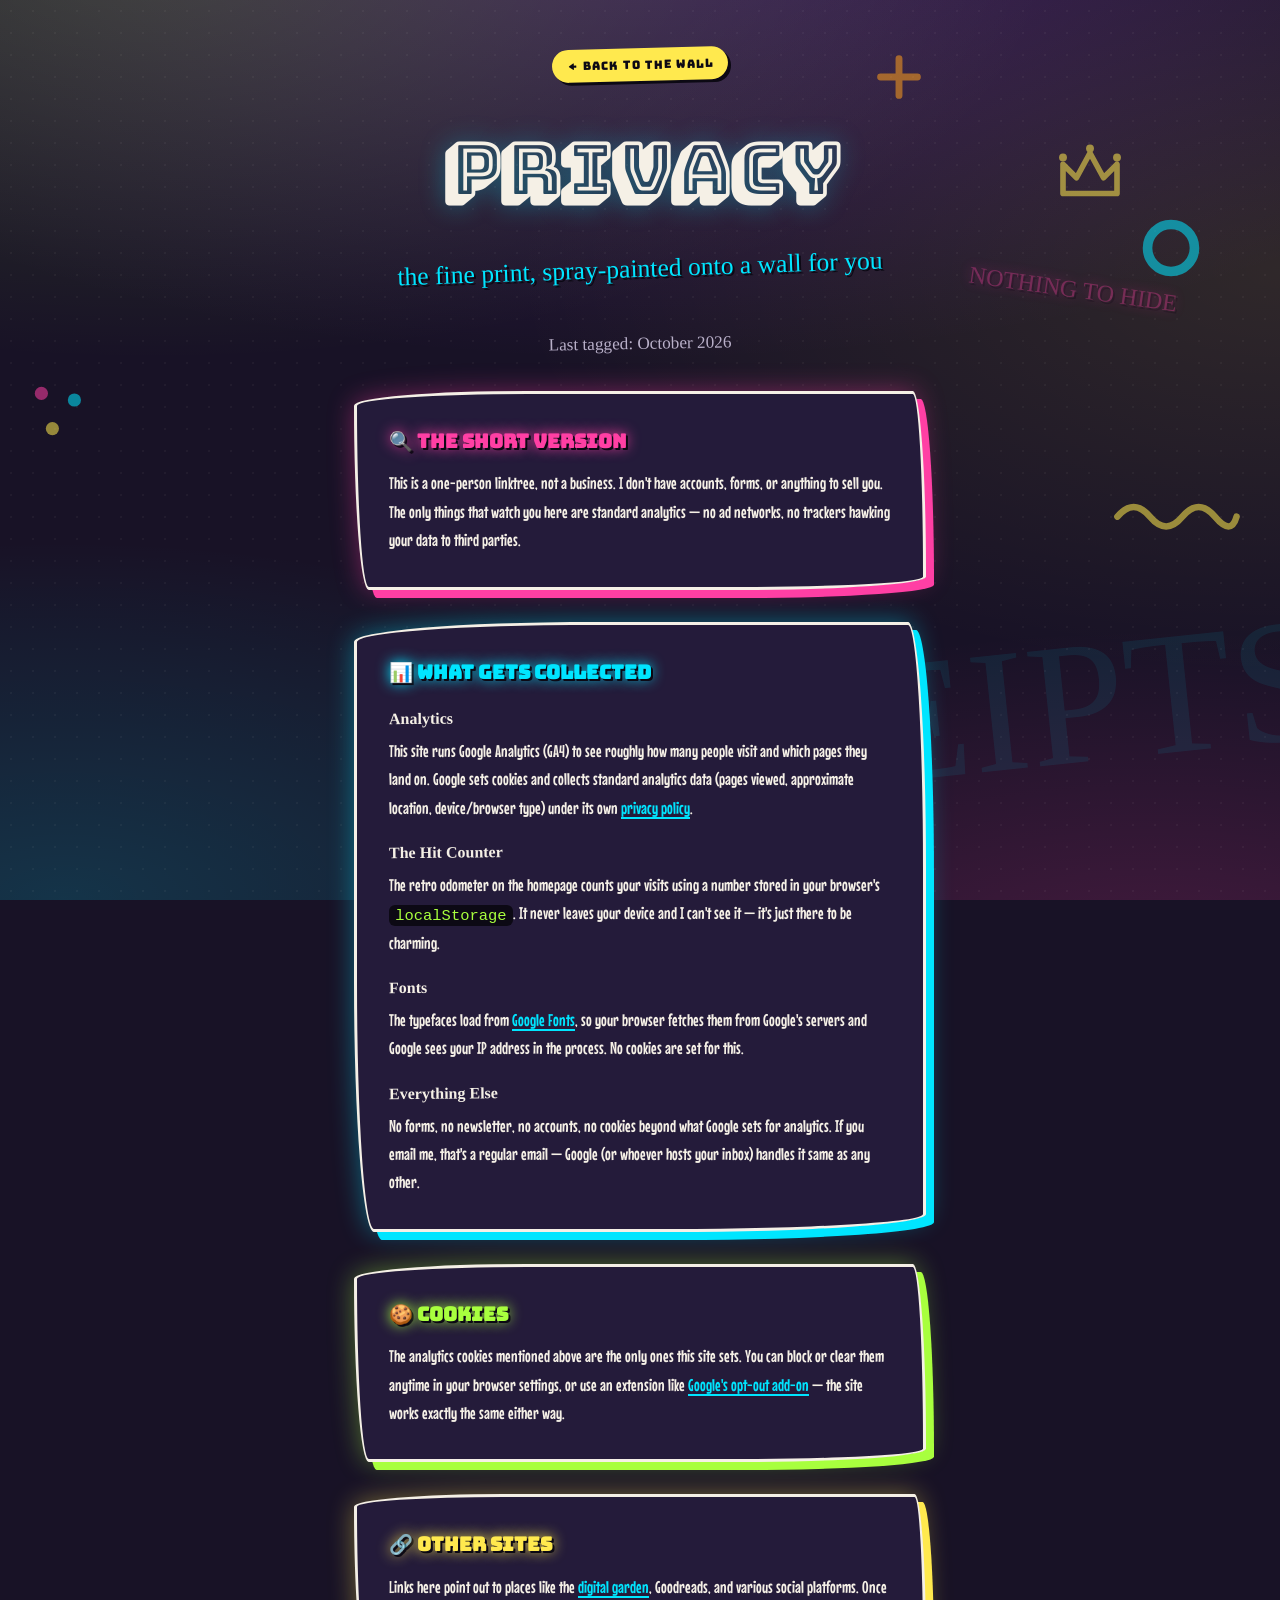
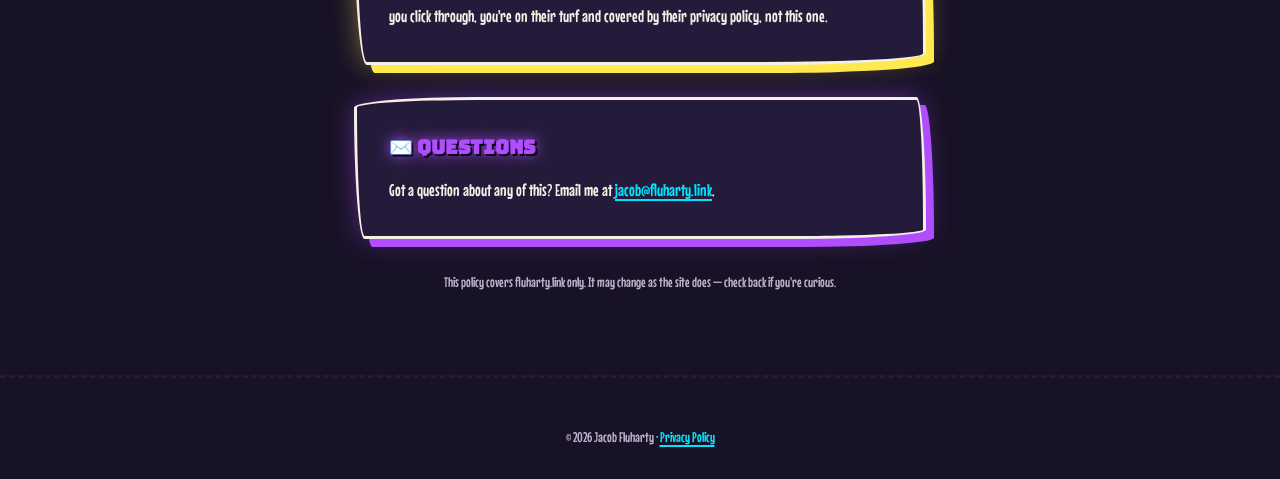
<file: privacy.html>
<!DOCTYPE html>
<html lang="en">

<head>
    <meta charset="UTF-8">
    <meta name="viewport" content="width=device-width, initial-scale=1.0">
    <!-- Google tag (gtag.js) -->
    <script async src="https://www.googletagmanager.com/gtag/js?id=G-B2JZDMJE9T"></script>
    <script>
        window.dataLayer = window.dataLayer || [];
        function gtag() { dataLayer.push(arguments); }
        gtag('js', new Date());
        gtag('config', 'G-B2JZDMJE9T');
    </script>
    <title>Privacy Policy — Jacob Fluharty</title>
    <meta name="description"
        content="What fluharty.link collects, why, and how to get in touch about it. Short version: barely anything.">
    <link rel="canonical" href="https://fluharty.link/privacy">

    <!-- Open Graph -->
    <meta property="og:title" content="Privacy Policy — Jacob Fluharty">
    <meta property="og:description" content="What this site collects, why, and how to get in touch about it.">
    <meta property="og:url" content="https://fluharty.link/privacy">
    <meta property="og:type" content="website">
    <meta property="og:image" content="https://fluharty.link/social-preview.jpg">
    <meta property="og:image:width" content="1200">
    <meta property="og:image:height" content="630">
    <meta property="og:image:alt" content="Jacob Fluharty standing in front of a graffiti wall with a boombox">
    <meta name="twitter:card" content="summary_large_image">

    <link rel="icon" type="image/svg+xml" href="/favicon.svg">
    <link rel="preconnect" href="https://fonts.googleapis.com">
    <link rel="preconnect" href="https://fonts.gstatic.com" crossorigin>
    <link rel="stylesheet"
        href="https://fonts.googleapis.com/css2?family=Bungee&family=Bungee+Shade&family=Mouse+Memoirs&family=Permanent+Marker&display=swap">
    <link rel="stylesheet" href="/css/style.css">
</head>

<body>
    <a class="skip-link" href="#main-content">Skip to content</a>

    <!-- floating memphis shapes -->
    <div class="memphis" aria-hidden="true">
        <svg class="shape s2" viewBox="0 0 60 60"><circle cx="30" cy="30" r="22" fill="none" stroke="var(--cyan)" stroke-width="9"/></svg>
        <svg class="shape s4" viewBox="0 0 120 40" fill="none"><path d="M5 20 Q20 2 35 20 T65 20 T95 20 T115 20" stroke="var(--yellow)" stroke-width="6" stroke-linecap="round"/></svg>
        <svg class="shape s6" viewBox="0 0 60 60"><path d="M30 6 v48 M6 30 h48" stroke="var(--orange)" stroke-width="9" stroke-linecap="round"/></svg>
        <svg class="shape s7" viewBox="0 0 60 60"><circle cx="14" cy="14" r="6" fill="var(--pink)"/><circle cx="44" cy="20" r="6" fill="var(--cyan)"/><circle cx="24" cy="46" r="6" fill="var(--yellow)"/></svg>
        <svg class="shape s9" viewBox="0 0 64 52" fill="none"><path d="M8 44 L8 18 L20 30 L32 8 L44 30 L56 18 L56 44 Z" stroke="var(--yellow)" stroke-width="5" stroke-linejoin="round"/><circle cx="8" cy="12" r="3.5" fill="var(--yellow)"/><circle cx="32" cy="4" r="3.5" fill="var(--yellow)"/><circle cx="56" cy="12" r="3.5" fill="var(--yellow)"/></svg>
        <span class="tag-scrawl t1">NOTHING TO HIDE</span>
        <span class="wall-tag w2">RECEIPTS</span>
    </div>

    <header class="page-header">
        <a class="back-link" href="/">← back to the wall</a>
        <h1 class="page-title">PRIVACY</h1>
        <p class="tagline">the fine print, spray-painted onto a wall for you</p>
    </header>

    <main id="main-content" class="page-main">
        <p class="updated-stamp">Last tagged: <time datetime="2026-10-31">October 2026</time></p>

        <section class="content-card" style="--accent: var(--pink)">
            <h2><span aria-hidden="true">🔍</span> The Short Version</h2>
            <p>This is a one-person linktree, not a business. I don't have accounts, forms, or anything to sell you.
                The only things that watch you here are standard analytics — no ad networks, no trackers hawking your
                data to third parties.</p>
        </section>

        <section class="content-card" style="--accent: var(--cyan)">
            <h2><span aria-hidden="true">📊</span> What Gets Collected</h2>
            <h3>Analytics</h3>
            <p>This site runs Google Analytics (GA4) to see roughly how many people visit and
                which pages they land on. Google sets cookies and collects standard analytics data (pages viewed,
                approximate location, device/browser type) under its own <a
                    href="https://policies.google.com/privacy" target="_blank" rel="noopener">privacy policy</a>.</p>
            <h3>The Hit Counter</h3>
            <p>The retro odometer on the homepage counts your visits using a number stored in your browser's
                <code>localStorage</code>. It never leaves your device and I can't see it — it's just there to be
                charming.</p>
            <h3>Fonts</h3>
            <p>The typefaces load from <a href="https://fonts.google.com" target="_blank" rel="noopener">Google
                    Fonts</a>, so your browser fetches them from Google's servers and Google sees your IP address
                in the process. No cookies are set for this.</p>
            <h3>Everything Else</h3>
            <p>No forms, no newsletter, no accounts, no cookies beyond what Google sets for analytics. If you email
                me, that's a regular email — Google (or whoever hosts your inbox) handles it same as any other.</p>
        </section>

        <section class="content-card" style="--accent: var(--lime)">
            <h2><span aria-hidden="true">🍪</span> Cookies</h2>
            <p>The analytics cookies mentioned above are the only ones this site sets. You can block or clear them
                anytime in your browser settings, or use an extension like <a
                    href="https://tools.google.com/dlpage/gaoptout" target="_blank" rel="noopener">Google's opt-out
                    add-on</a> — the site works exactly the same either way.</p>
        </section>

        <section class="content-card" style="--accent: var(--yellow)">
            <h2><span aria-hidden="true">🔗</span> Other Sites</h2>
            <p>Links here point out to places like the <a href="https://garden.fluharty.link">digital garden</a>,
                Goodreads, and various social platforms. Once you click through, you're on their turf and covered by
                their privacy policy, not this one.</p>
        </section>

        <section class="content-card" style="--accent: var(--purple)">
            <h2><span aria-hidden="true">✉️</span> Questions</h2>
            <p>Got a question about any of this? Email me at <a
                    href="mailto:jacob@fluharty.link">jacob@fluharty.link</a>.</p>
        </section>

        <p class="page-footnote">This policy covers fluharty.link only. It may change as the site does — check back
            if you're curious.</p>
    </main>

    <footer class="footer">
        <p class="footer-note">© <span id="year">2026</span> Jacob Fluharty · <a href="/privacy">Privacy Policy</a>
        </p>
    </footer>

    <script src="/js/main.js"></script>
</body>

</html>
</file>
<file: css/style.css>
/* ==========================================================================
   FLUHARTY.LINK — 90s street-art edition
   Neon signs, spray paint, Memphis geometry, boom bap.
   ========================================================================== */

/* ---------- variables ---------- */
:root {
    /* base */
    --asphalt: #181226;
    --wall: #241b3a;
    --ink: #0c0914;
    --paper: #f5f0e6;
    --dim: #b9b0c9;

    /* spray cans */
    --pink: #ff3fa4;
    --cyan: #00e5ff;
    --lime: #a8ff3e;
    --yellow: #ffe94e;
    --orange: #ff9f1c;
    --purple: #b04dff;

    /* type */
    --font-display: 'Bungee Shade', cursive;
    --font-block: 'Bungee', cursive;
    --font-marker: 'Permanent Marker', cursive;
    --font-body: 'Mouse Memoirs', system-ui, sans-serif;

    /* spacing */
    --sp-sm: 0.75rem;
    --sp-md: 1rem;
    --sp-lg: 1.5rem;
    --sp-xl: 2rem;
    --sp-2xl: 3rem;
    --sp-3xl: 4rem;

    --radius: 14px;
    --border: 3px solid var(--paper);
}

/* ---------- reset & base ---------- */
*,
*::before,
*::after {
    margin: 0;
    padding: 0;
    box-sizing: border-box;
}

html {
    scroll-behavior: smooth;
}

body {
    font-family: var(--font-body);
    font-size: 1.075rem;
    line-height: 1.65;
    color: var(--paper);
    background-color: var(--asphalt);
    /* blacktop under blacklight: halftone dots + dayglow haze from every corner */
    background-image:
        radial-gradient(rgba(245, 240, 230, 0.045) 1px, transparent 1.5px),
        radial-gradient(ellipse 70% 45% at 12% -5%, rgba(168, 255, 62, 0.18), transparent),
        radial-gradient(ellipse 80% 50% at 50% -10%, rgba(176, 77, 255, 0.26), transparent),
        radial-gradient(ellipse 60% 45% at 100% 30%, rgba(255, 233, 78, 0.10), transparent),
        radial-gradient(ellipse 60% 40% at 90% 110%, rgba(255, 63, 164, 0.20), transparent),
        radial-gradient(ellipse 60% 40% at 5% 100%, rgba(0, 229, 255, 0.16), transparent);
    background-size: 22px 22px, auto, auto, auto, auto, auto;
    background-attachment: fixed;
    min-height: 100vh;
    overflow-x: hidden;
}

::selection {
    background: var(--pink);
    color: var(--ink);
}

a {
    color: var(--cyan);
    text-decoration-thickness: 2px;
    text-underline-offset: 3px;
}

a:hover {
    color: var(--lime);
}

:focus-visible {
    outline: 3px dashed var(--yellow);
    outline-offset: 3px;
}

code {
    font-family: ui-monospace, monospace;
    background: var(--ink);
    padding: 0.1em 0.4em;
    border-radius: 6px;
    color: var(--lime);
    font-size: 0.9em;
}

/* ---------- skip link ---------- */
.skip-link {
    position: absolute;
    top: -100px;
    left: var(--sp-md);
    z-index: 100;
    background: var(--yellow);
    color: var(--ink);
    font-family: var(--font-block);
    font-size: 0.8rem;
    padding: var(--sp-sm) var(--sp-md);
    border-radius: 0 0 var(--radius) var(--radius);
    text-decoration: none;
    transition: top 0.2s;
}

.skip-link:focus {
    top: 0;
    color: var(--ink);
}

/* ---------- ticker ---------- */
.ticker {
    overflow: hidden;
    background: var(--ink);
    border-bottom: 3px solid var(--pink);
    box-shadow: 0 2px 20px rgba(255, 63, 164, 0.45);
    white-space: nowrap;
    position: relative;
    z-index: 2;
}

.ticker-track {
    display: inline-flex;
    animation: ticker-scroll 28s linear infinite;
}

.ticker-track span {
    font-family: var(--font-block);
    font-size: 0.75rem;
    letter-spacing: 0.15em;
    color: var(--yellow);
    text-shadow: 0 0 10px rgba(255, 233, 78, 0.7);
    padding: 0.55rem 0;
    padding-right: 2rem;
}

@keyframes ticker-scroll {
    from { transform: translateX(0); }
    to { transform: translateX(-50%); }
}

/* wet paint dripping off the ticker */
.drips {
    position: relative;
    z-index: 2;
    height: 0;
}

.drips i {
    position: absolute;
    top: 0;
    width: 7px;
    background: var(--pink);
    border-radius: 0 0 7px 7px;
    box-shadow: 0 4px 12px rgba(255, 63, 164, 0.45);
    transform-origin: top;
    animation: drip-grow 1.4s cubic-bezier(0.2, 0.7, 0.3, 1) both;
}

.drips i:nth-child(1) { left: 6%; height: 20px; animation-delay: 0.2s; }
.drips i:nth-child(2) { left: 17%; height: 34px; animation-delay: 0.5s; }
.drips i:nth-child(3) { left: 31%; height: 16px; animation-delay: 0.1s; }
.drips i:nth-child(4) { left: 46%; height: 26px; animation-delay: 0.7s; }
.drips i:nth-child(5) { left: 63%; height: 42px; animation-delay: 0.35s; }
.drips i:nth-child(6) { left: 78%; height: 18px; animation-delay: 0.9s; }
.drips i:nth-child(7) { left: 91%; height: 28px; animation-delay: 0.55s; }

@keyframes drip-grow {
    from { transform: scaleY(0); }
    to { transform: scaleY(1); }
}

/* ---------- memphis background shapes ---------- */
.memphis {
    position: fixed;
    inset: 0;
    pointer-events: none;
    z-index: 0;
    opacity: 0.55;
}

.shape {
    position: absolute;
    animation: float 7s ease-in-out infinite;
}

.shape.s1 { top: 12%; left: 4%; width: 110px; animation-delay: 0s; }
.shape.s2 { top: 24%; right: 6%; width: 64px; animation-delay: -1.5s; }
.shape.s3 { bottom: 18%; left: 8%; width: 54px; animation-delay: -3s; animation-duration: 9s; }
.shape.s4 { top: 55%; right: 3%; width: 130px; animation-delay: -2s; }
.shape.s5 { bottom: 8%; right: 14%; width: 60px; animation-delay: -4.5s; animation-duration: 8s; }
.shape.s6 { top: 6%; right: 28%; width: 46px; animation-delay: -1s; }
.shape.s7 { top: 42%; left: 2%; width: 66px; animation-delay: -5s; }
.shape.s8 { bottom: 30%; right: 40%; width: 90px; animation-delay: -2.5s; animation-duration: 10s; }
.shape.s9 { top: 16%; right: 12%; width: 72px; animation-delay: -3.5s; }
.shape.s10 { bottom: 12%; left: 22%; width: 110px; animation-delay: -1.8s; animation-duration: 11s; }
.shape.s11 { top: 60%; right: 20%; width: 76px; animation-delay: -6s; animation-duration: 12s; }
.shape.s12 { top: 80%; left: 42%; width: 58px; animation-delay: -4s; opacity: 0.7; }

@keyframes float {
    0%, 100% { transform: translateY(0) rotate(0deg); }
    50% { transform: translateY(-16px) rotate(4deg); }
}

/* hand-scrawled graffiti tags floating on the wall */
.tag-scrawl {
    position: absolute;
    font-family: var(--font-marker);
    font-size: clamp(1rem, 2.5vw, 1.5rem);
    white-space: nowrap;
    color: var(--tag, var(--pink));
    opacity: 0.65;
    transform: rotate(var(--rot, -6deg));
    text-shadow: 0 0 14px currentColor, 2px 2px 0 var(--ink);
    animation: float 9s ease-in-out infinite;
}

.tag-scrawl.t1 { top: 30%; right: 8%; --tag: var(--pink); --rot: 8deg; }
.tag-scrawl.t2 { top: 68%; left: 5%; --tag: var(--cyan); --rot: -10deg; animation-delay: -3s; }
.tag-scrawl.t3 { top: 12%; left: 16%; --tag: var(--yellow); --rot: -5deg; animation-delay: -6s; }

/* giant faded tags buried in the wall, like layers of old paint */
.wall-tag {
    position: absolute;
    font-family: var(--font-marker);
    font-size: clamp(4.5rem, 15vw, 11rem);
    white-space: nowrap;
    opacity: 0.15;
    transform: rotate(var(--rot, -8deg));
}

.wall-tag.w1 { top: 36%; left: -3%; color: var(--pink); --rot: -12deg; }
.wall-tag.w2 { bottom: 4%; right: -4%; color: var(--cyan); --rot: -6deg; }

/* ---------- hero (homepage) ---------- */
.hero {
    position: relative;
    z-index: 1;
    text-align: center;
    padding: var(--sp-3xl) var(--sp-lg) var(--sp-xl);
}

.wordmark {
    position: relative;
    font-family: var(--font-block);
    font-size: clamp(2.6rem, 9vw, 5.5rem);
    line-height: 1.05;
    letter-spacing: 0.02em;
    color: var(--lime);
    filter: drop-shadow(4px 4px 0 var(--ink)) drop-shadow(0 0 22px rgba(168, 255, 62, 0.6));
    cursor: default;
    user-select: none;
}

/* the fill rides above the outline so the gradient stays visible */
.wordmark-fill {
    position: relative;
    z-index: 1;
    display: block;
    background: linear-gradient(115deg, #eaff4d 8%, var(--lime) 38%, #39ff14 65%, #00ffa3 92%);
    -webkit-background-clip: text;
    background-clip: text;
    -webkit-text-fill-color: transparent;
}

/* throw-up style fat outline behind the letters */
.wordmark::before {
    content: attr(data-text);
    content: attr(data-text) / ""; /* decorative: keep it out of the heading's accessible name */
    position: absolute;
    inset: 0;
    z-index: 0;
    white-space: pre-line;
    -webkit-text-stroke: 0.12em var(--paper);
    -webkit-text-fill-color: var(--paper);
    color: var(--paper);
}

.spray-underline {
    display: block;
    width: min(320px, 70vw);
    margin: 0.4rem auto 0;
    filter: drop-shadow(2px 2px 0 var(--ink));
}

.spray-underline path {
    stroke-dasharray: 400;
    stroke-dashoffset: 400;
    animation: spray-draw 1.2s ease-out 0.3s forwards;
}

@keyframes spray-draw {
    to { stroke-dashoffset: 0; }
}

.tagline {
    font-family: var(--font-marker);
    font-size: clamp(1.2rem, 3.5vw, 1.6rem);
    color: var(--cyan);
    transform: rotate(-2deg);
    margin-top: var(--sp-md);
    text-shadow: 2px 2px 0 var(--ink);
}

/* HELLO my name is — slap sticker */
.slap {
    display: inline-flex;
    flex-direction: column;
    align-items: center;
    width: 190px;
    margin-top: var(--sp-xl);
    background: #fff;
    border-radius: 10px;
    overflow: hidden;
    transform: rotate(-4deg);
    box-shadow: 4px 4px 0 var(--ink), 0 0 20px rgba(255, 63, 164, 0.35);
}

.slap:hover {
    animation: slap-wiggle 0.4s ease-in-out;
}

@keyframes slap-wiggle {
    0%, 100% { transform: rotate(-4deg); }
    25% { transform: rotate(-8deg) scale(1.05); }
    75% { transform: rotate(0deg) scale(1.05); }
}

.slap-header {
    width: 100%;
    background: #d7263d;
    color: #fff;
    font-family: var(--font-block);
    font-size: 1.1rem;
    letter-spacing: 0.1em;
    padding: 6px 0 2px;
}

.slap-sub {
    width: 100%;
    background: #d7263d;
    color: #fff;
    font-size: 0.58rem;
    text-transform: uppercase;
    letter-spacing: 0.25em;
    padding-bottom: 6px;
}

.slap-name {
    font-family: var(--font-marker);
    font-size: 2rem;
    color: #16123a;
    padding: 0.3rem 0 0.35rem;
    transform: rotate(-2deg);
}

/* ---------- intro ---------- */
.intro {
    position: relative;
    z-index: 1;
    max-width: min(760px, calc(100% - 2 * var(--sp-lg)));
    margin: 0 auto var(--sp-2xl);
    padding: var(--sp-lg) var(--sp-xl);
    text-align: center;
    color: var(--dim);
    background: var(--wall);
    border: var(--border);
    border-radius: 235px 18px 255px 20px / 20px 245px 18px 250px;
    box-shadow: 8px 8px 0 var(--purple),
        0 0 26px color-mix(in srgb, var(--purple) 40%, transparent);
    transform: rotate(-0.6deg);
}

.intro p {
    color: var(--paper);
}

.intro p + p {
    margin-top: var(--sp-md);
}

/* ---------- link wall (main cards) ---------- */
.link-wall {
    position: relative;
    z-index: 1;
    display: flex;
    flex-direction: column;
    gap: var(--sp-xl);
    max-width: 620px;
    margin: 0 auto;
    padding: 0 var(--sp-lg);
}

.link-card {
    display: flex;
    align-items: center;
    gap: var(--sp-lg);
    background: var(--wall);
    border: var(--border);
    /* uneven radii = hand-drawn sticker outline */
    border-radius: 235px 18px 255px 20px / 20px 245px 18px 250px;
    padding: var(--sp-lg) var(--sp-xl);
    text-decoration: none;
    color: var(--paper);
    box-shadow: 8px 8px 0 var(--card-accent),
        0 0 26px color-mix(in srgb, var(--card-accent) 40%, transparent);
    transform: rotate(var(--card-tilt, 0deg));
    transition: transform 0.2s ease, box-shadow 0.2s ease;
}

.link-card:nth-child(1) { --card-accent: var(--pink); --card-tilt: -1.2deg; }
.link-card:nth-child(2) { --card-accent: var(--cyan); --card-tilt: 0.9deg; }
.link-card:nth-child(3) { --card-accent: var(--lime); --card-tilt: -0.7deg; }

.link-card:hover,
.link-card:focus-visible {
    transform: rotate(0deg) translate(-3px, -3px);
    box-shadow: 12px 12px 0 var(--card-accent), 0 0 24px var(--card-accent);
    color: var(--paper);
}

.card-emoji {
    font-size: 2.4rem;
    line-height: 1;
    filter: drop-shadow(2px 2px 0 var(--ink));
}

.card-body {
    flex: 1;
    display: flex;
    flex-direction: column;
    gap: 0.25rem;
}

.card-title {
    font-family: var(--font-block);
    font-size: 1.25rem;
    color: var(--card-accent);
    text-shadow: 2px 2px 0 var(--ink), 0 0 14px var(--card-accent);
}

.card-desc {
    font-size: 0.95rem;
    color: var(--dim);
}

.card-arrow {
    font-family: var(--font-block);
    font-size: 1.5rem;
    color: var(--card-accent);
    transition: transform 0.2s ease;
}

.link-card:hover .card-arrow {
    transform: translateX(6px);
}

/* ---------- divider: boombox + equalizer ---------- */
.divider {
    position: relative;
    z-index: 1;
    display: flex;
    align-items: center;
    justify-content: center;
    gap: var(--sp-lg);
    margin: var(--sp-3xl) 0;
}

.boombox {
    font-size: 2.2rem;
    filter: drop-shadow(0 0 10px var(--purple));
}

.eq {
    display: flex;
    align-items: flex-end;
    gap: 4px;
    height: 26px;
}

.eq i {
    width: 6px;
    border-radius: 3px 3px 0 0;
    background: var(--cyan);
    animation: eq-bounce 0.9s ease-in-out infinite;
}

.eq i:nth-child(1) { height: 40%; animation-delay: 0s; background: var(--pink); }
.eq i:nth-child(2) { height: 80%; animation-delay: -0.2s; background: var(--cyan); }
.eq i:nth-child(3) { height: 55%; animation-delay: -0.4s; background: var(--lime); }
.eq i:nth-child(4) { height: 95%; animation-delay: -0.6s; background: var(--yellow); }
.eq i:nth-child(5) { height: 50%; animation-delay: -0.8s; background: var(--orange); }

@keyframes eq-bounce {
    0%, 100% { transform: scaleY(0.5); }
    50% { transform: scaleY(1.15); }
}

/* ---------- socials ---------- */
.socials {
    position: relative;
    z-index: 1;
    max-width: 620px;
    margin: 0 auto;
    padding: 0 var(--sp-lg) var(--sp-2xl);
    text-align: center;
}

.section-title {
    font-family: var(--font-display);
    font-size: clamp(1.4rem, 5vw, 2rem);
    color: var(--yellow);
    margin-bottom: var(--sp-xl);
    text-shadow: 0 0 20px rgba(255, 233, 78, 0.35);
}

.social-grid {
    list-style: none;
    display: grid;
    grid-template-columns: repeat(auto-fill, minmax(88px, 1fr));
    gap: var(--sp-md);
}

.social-chip {
    display: flex;
    flex-direction: column;
    align-items: center;
    justify-content: center;
    gap: 0.35rem;
    padding: var(--sp-md) 0.25rem;
    background: var(--wall);
    border: 2px solid var(--chip);
    border-radius: var(--radius);
    text-decoration: none;
    color: var(--paper);
    box-shadow: 0 0 14px color-mix(in srgb, var(--chip) 35%, transparent);
    transition: transform 0.15s ease, background 0.15s ease, color 0.15s ease, box-shadow 0.15s ease;
}

.social-chip .si {
    width: 1.5rem;
    height: 1.5rem;
    fill: currentColor;
    color: var(--chip);
    transition: color 0.15s ease;
}

.social-chip .chip-emoji {
    font-size: 1.5rem;
    line-height: 1;
}

.social-chip span:last-child {
    font-family: var(--font-block);
    font-size: 0.58rem;
    letter-spacing: 0.06em;
}

.social-chip:hover,
.social-chip:focus-visible {
    background: var(--chip);
    color: var(--ink);
    transform: rotate(-2deg) scale(1.06);
    box-shadow: 0 0 18px var(--chip);
}

.social-chip:hover .si,
.social-chip:focus-visible .si {
    color: var(--ink);
}

/* ---------- footer ---------- */
.footer {
    position: relative;
    z-index: 1;
    text-align: center;
    padding: var(--sp-2xl) var(--sp-lg) var(--sp-xl);
    border-top: 3px dashed var(--wall);
    margin-top: var(--sp-2xl);
}

.hit-counter {
    display: inline-flex;
    align-items: center;
    gap: var(--sp-sm);
    margin-bottom: var(--sp-lg);
}

.counter-label {
    font-family: var(--font-marker);
    color: var(--dim);
    font-size: 0.95rem;
}

.counter-digits {
    display: inline-flex;
    gap: 2px;
}

.counter-digits b {
    font-family: var(--font-block);
    font-weight: normal;
    background: var(--ink);
    color: var(--lime);
    border: 1px solid #3a3348;
    border-radius: 4px;
    padding: 0.15rem 0.35rem;
    font-size: 0.9rem;
    text-shadow: 0 0 8px var(--lime);
}

.footer-badge {
    font-family: var(--font-block);
    font-size: 0.62rem;
    letter-spacing: 0.2em;
    color: var(--purple);
    margin-bottom: var(--sp-sm);
}

.footer-note {
    color: var(--dim);
    font-size: 0.85rem;
}

.footer-hint {
    margin-top: var(--sp-md);
    font-family: var(--font-marker);
    font-size: 0.8rem;
    color: #4a4158;
}

/* ---------- subpages ---------- */
.page-header {
    position: relative;
    z-index: 1;
    text-align: center;
    padding: var(--sp-2xl) var(--sp-lg) var(--sp-lg);
}

.back-link {
    display: inline-block;
    font-family: var(--font-block);
    font-size: 0.72rem;
    letter-spacing: 0.08em;
    color: var(--ink);
    background: var(--yellow);
    text-decoration: none;
    padding: 0.45rem 0.9rem;
    border-radius: 999px;
    box-shadow: 3px 3px 0 var(--ink);
    transform: rotate(-1.5deg);
    margin-bottom: var(--sp-xl);
    transition: transform 0.15s ease, box-shadow 0.15s ease;
}

.back-link:hover,
.back-link:focus-visible {
    color: var(--ink);
    transform: rotate(0deg) translate(-2px, -2px);
    box-shadow: 5px 5px 0 var(--ink), 0 0 16px var(--yellow);
}

.page-title {
    font-family: var(--font-display);
    font-size: clamp(2.4rem, 8vw, 4.5rem);
    color: var(--paper);
    text-shadow: 0 0 24px rgba(0, 229, 255, 0.35);
}

.page-main {
    position: relative;
    z-index: 1;
    max-width: 620px;
    margin: 0 auto;
    padding: var(--sp-md) var(--sp-lg) var(--sp-xl);
    display: flex;
    flex-direction: column;
    gap: var(--sp-xl);
}

.updated-stamp {
    font-family: var(--font-marker);
    color: var(--dim);
    text-align: center;
    transform: rotate(-1deg);
}

.content-card {
    background: var(--wall);
    border: var(--border);
    border-radius: 235px 18px 255px 20px / 20px 245px 18px 250px;
    padding: var(--sp-xl);
    box-shadow: 8px 8px 0 var(--accent, var(--pink)),
        0 0 26px color-mix(in srgb, var(--accent, var(--pink)) 40%, transparent);
}

.content-card h2 {
    font-family: var(--font-block);
    font-size: 1.2rem;
    color: var(--accent, var(--pink));
    margin-bottom: var(--sp-sm);
    text-shadow: 2px 2px 0 var(--ink), 0 0 14px var(--accent, var(--pink));
}

.content-card p + p {
    margin-top: var(--sp-sm);
}

.content-card h3 {
    font-family: var(--font-marker);
    font-size: 1rem;
    color: var(--paper);
    margin-top: var(--sp-md);
    margin-bottom: 0.4rem;
    transform: rotate(-0.5deg);
}

.content-card ul {
    margin-top: var(--sp-sm);
    padding-left: 1.3rem;
    color: var(--dim);
}

.content-card ul li + li {
    margin-top: 0.4rem;
}

.content-card ul li::marker {
    color: var(--accent, var(--pink));
}

.page-footnote {
    text-align: center;
    color: var(--dim);
    font-size: 0.9rem;
}

/* colophon swatches */
.swatches {
    list-style: none;
    display: grid;
    grid-template-columns: repeat(auto-fill, minmax(150px, 1fr));
    gap: var(--sp-sm);
    margin-top: var(--sp-md);
    font-size: 0.85rem;
    color: var(--dim);
}

.swatches li {
    display: flex;
    align-items: center;
    gap: 0.5rem;
}

.swatch {
    display: inline-block;
    width: 20px;
    height: 20px;
    border-radius: 6px;
    background: var(--sw);
    border: 2px solid var(--ink);
    box-shadow: 0 0 10px var(--sw);
}

/* ---------- spray splat (click effect, injected by JS) ---------- */
.splat {
    position: fixed;
    pointer-events: none;
    z-index: 50;
    transform: translate(-50%, -50%);
    animation: splat-fade 0.9s ease-out forwards;
}

@keyframes splat-fade {
    0% { opacity: 0.95; transform: translate(-50%, -50%) scale(0.4) rotate(0deg); }
    100% { opacity: 0; transform: translate(-50%, -50%) scale(1.4) rotate(20deg); }
}

/* ---------- party mode (konami / triple-click) ---------- */
/* filter lives on <html>: on <body> it would re-anchor every position: fixed layer */
html.party {
    animation: party-bg 1.6s linear infinite;
}

@keyframes party-bg {
    0% { filter: hue-rotate(0deg); }
    100% { filter: hue-rotate(360deg); }
}

html.party .wordmark {
    animation: party-shake 0.35s ease-in-out infinite;
}

@keyframes party-shake {
    0%, 100% { transform: rotate(-1.5deg) scale(1); }
    50% { transform: rotate(1.5deg) scale(1.03); }
}

.party-drop {
    position: fixed;
    top: -3rem;
    z-index: 60;
    font-size: 1.8rem;
    pointer-events: none;
    animation: party-fall linear forwards;
}

@keyframes party-fall {
    to { transform: translateY(110vh) rotate(360deg); }
}

/* ---------- responsive ---------- */
@media (max-width: 600px) {
    .link-card {
        flex-direction: column;
        text-align: center;
        gap: var(--sp-sm);
    }

    .card-arrow {
        display: none;
    }

    .shape.s6,
    .shape.s8 {
        display: none;
    }
}

/* ---------- reduced motion: the party respects the guest list ---------- */
@media (prefers-reduced-motion: reduce) {
    html {
        scroll-behavior: auto;
    }

    .ticker-track,
    .shape,
    .tag-scrawl,
    .eq i,
    .drips i,
    .slap:hover,
    .spray-underline path,
    html.party,
    html.party .wordmark {
        animation: none;
    }

    .spray-underline path {
        stroke-dashoffset: 0;
    }

    .link-card,
    .social-chip,
    .back-link,
    .card-arrow {
        transition: none;
    }
}
</file>
